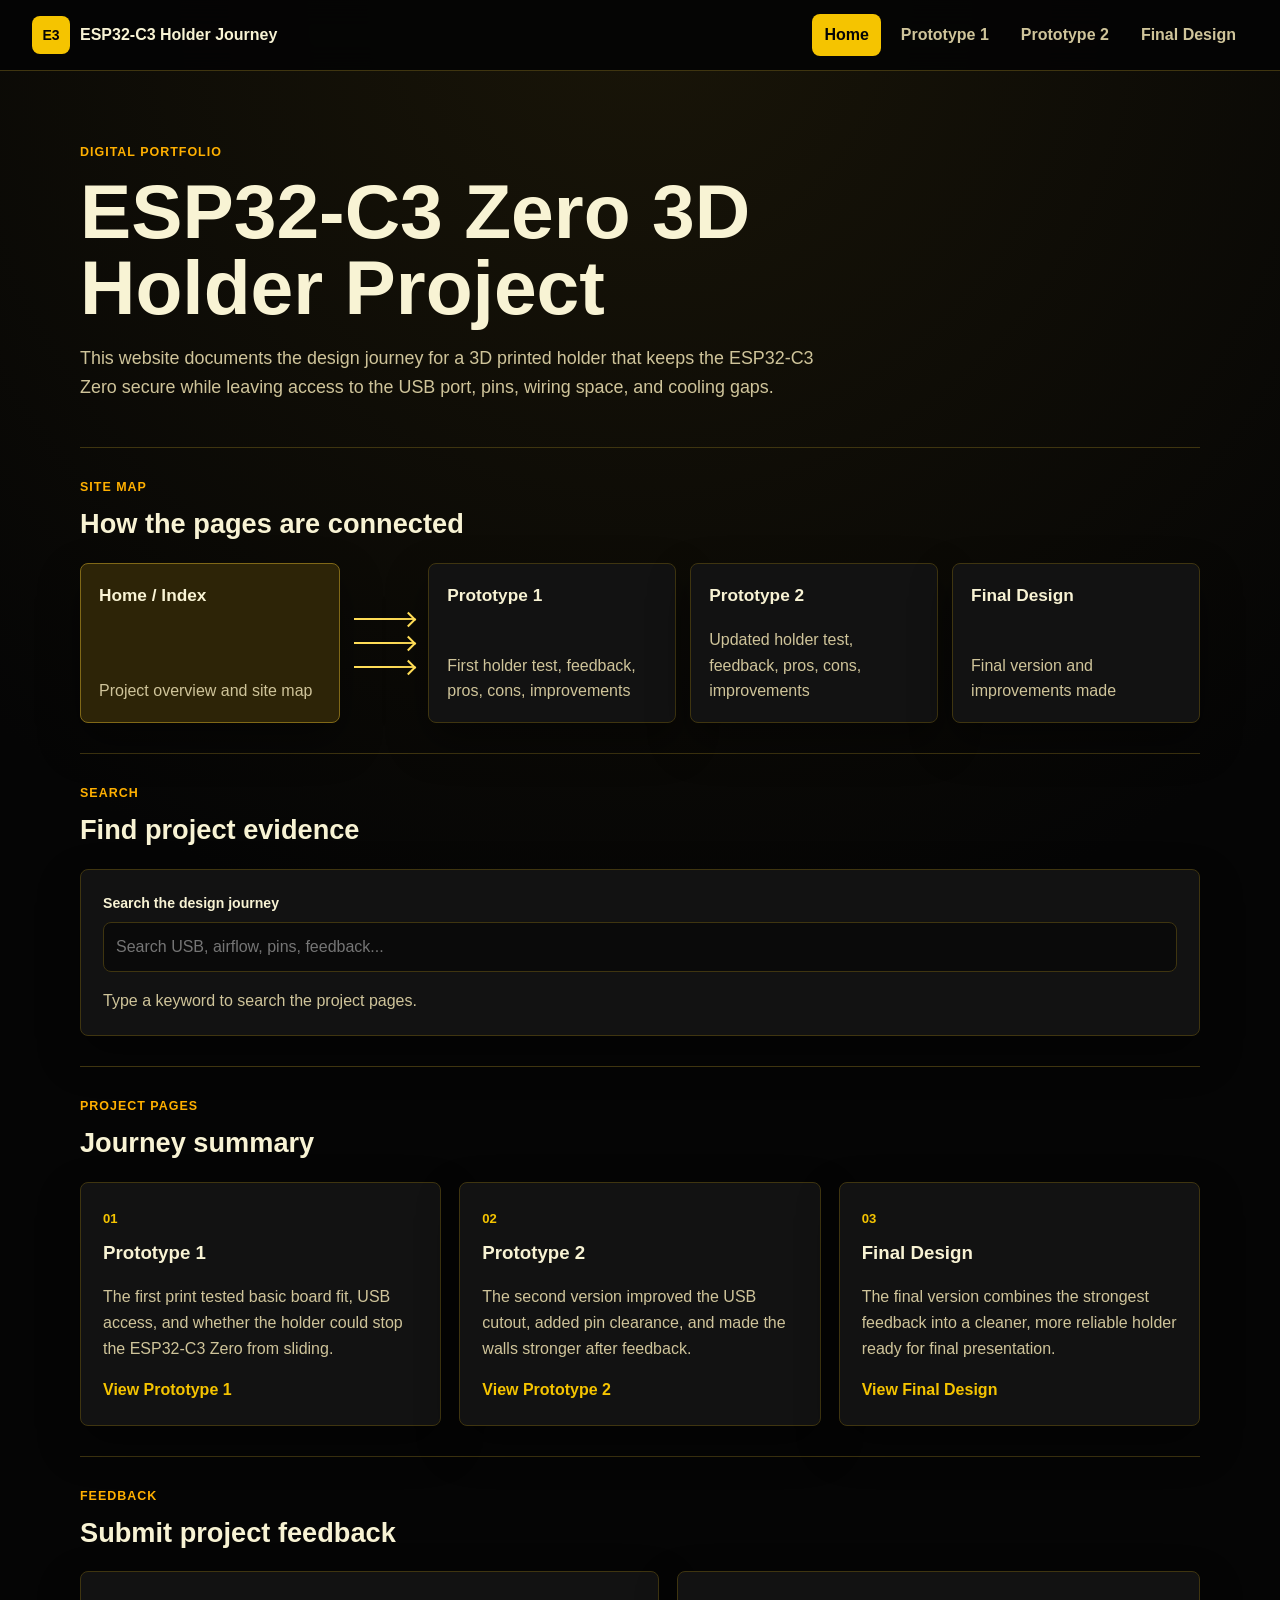
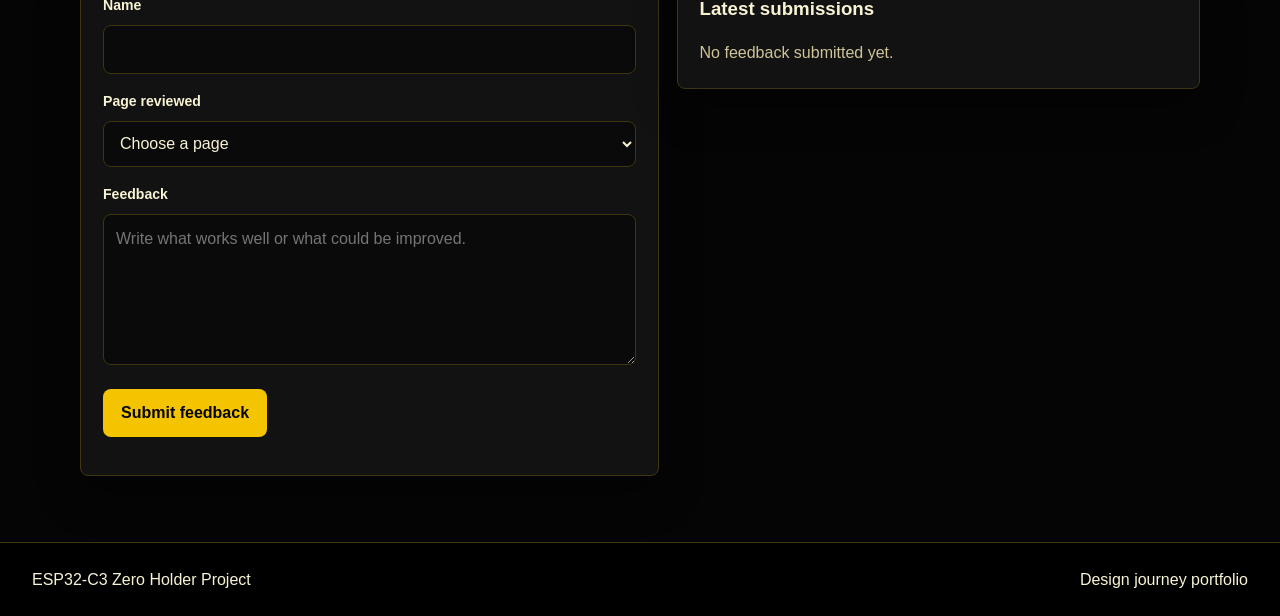
<file: index.html>
<!doctype html>
<html lang="en">
  <head>
    <meta charset="utf-8">
    <meta name="viewport" content="width=device-width, initial-scale=1">
    <title>ESP32-C3 Zero Holder Project Journey</title>
    <link rel="stylesheet" href="styles.css">
    <script src="script.js" defer></script>
  </head>
  <body>
    <header class="site-header">
      <a class="brand" href="index.html" aria-label="Project home">
        <span class="brand-mark">E3</span>
        <span>ESP32-C3 Holder Journey</span>
      </a>
      <nav class="nav-links" aria-label="Main navigation">
        <a href="index.html" aria-current="page">Home</a>
        <a href="prototype-1.html">Prototype 1</a>
        <a href="prototype-2.html">Prototype 2</a>
        <a href="final-design.html">Final Design</a>
      </nav>
    </header>

    <main>
      <section class="page-hero compact">
        <p class="eyebrow">Digital portfolio</p>
        <h1>ESP32-C3 Zero 3D Holder Project</h1>
        <p>
          This website documents the design journey for a 3D printed holder that
          keeps the ESP32-C3 Zero secure while leaving access to the USB port,
          pins, wiring space, and cooling gaps.
        </p>
      </section>

      <section class="content-section" id="site-map">
        <div class="section-heading">
          <p class="eyebrow">Site map</p>
          <h2>How the pages are connected</h2>
        </div>

        <div class="site-map" aria-label="Website page connection map">
          <a class="map-node home-node" href="index.html">
            <strong>Home / Index</strong>
            <span>Project overview and site map</span>
          </a>
          <div class="map-links" aria-hidden="true">
            <span></span>
            <span></span>
            <span></span>
          </div>
          <a class="map-node" href="prototype-1.html">
            <strong>Prototype 1</strong>
            <span>First holder test, feedback, pros, cons, improvements</span>
          </a>
          <a class="map-node" href="prototype-2.html">
            <strong>Prototype 2</strong>
            <span>Updated holder test, feedback, pros, cons, improvements</span>
          </a>
          <a class="map-node" href="final-design.html">
            <strong>Final Design</strong>
            <span>Final version and improvements made</span>
          </a>
        </div>
      </section>

      <section class="content-section search-section" aria-labelledby="search-heading">
        <div class="section-heading">
          <p class="eyebrow">Search</p>
          <h2 id="search-heading">Find project evidence</h2>
        </div>

        <div class="search-panel">
          <label class="field-label" for="site-search">Search the design journey</label>
          <input
            id="site-search"
            class="search-input"
            type="search"
            placeholder="Search USB, airflow, pins, feedback..."
            data-search-input
          >
          <div class="search-results" data-search-results aria-live="polite"></div>
        </div>
      </section>

      <section class="content-section">
        <div class="section-heading">
          <p class="eyebrow">Project pages</p>
          <h2>Journey summary</h2>
        </div>

        <div class="card-grid">
          <article class="journey-card" data-search-card="prototype 1 first holder test usb access board fit feedback pros cons improvements">
            <span class="card-number">01</span>
            <h3>Prototype 1</h3>
            <p>
              The first print tested basic board fit, USB access, and whether
              the holder could stop the ESP32-C3 Zero from sliding.
            </p>
            <a class="text-link" href="prototype-1.html">View Prototype 1</a>
          </article>
          <article class="journey-card" data-search-card="prototype 2 improved holder test usb cutout pin clearance wire clearance stronger walls feedback">
            <span class="card-number">02</span>
            <h3>Prototype 2</h3>
            <p>
              The second version improved the USB cutout, added pin clearance,
              and made the walls stronger after feedback.
            </p>
            <a class="text-link" href="prototype-2.html">View Prototype 2</a>
          </article>
          <article class="journey-card" data-search-card="final design final version improvements cable access airflow board grip smoother edges">
            <span class="card-number">03</span>
            <h3>Final Design</h3>
            <p>
              The final version combines the strongest feedback into a cleaner,
              more reliable holder ready for final presentation.
            </p>
            <a class="text-link" href="final-design.html">View Final Design</a>
          </article>
        </div>
      </section>

      <section class="content-section feedback-section" aria-labelledby="feedback-heading">
        <div class="section-heading">
          <p class="eyebrow">Feedback</p>
          <h2 id="feedback-heading">Submit project feedback</h2>
        </div>

        <div class="feedback-layout">
          <form class="feedback-form" data-feedback-form>
            <label>
              <span class="field-label">Name</span>
              <input name="name" type="text" autocomplete="name" required>
            </label>

            <label>
              <span class="field-label">Page reviewed</span>
              <select name="page" required>
                <option value="">Choose a page</option>
                <option>Prototype 1</option>
                <option>Prototype 2</option>
                <option>Final Design</option>
                <option>Whole website</option>
              </select>
            </label>

            <label>
              <span class="field-label">Feedback</span>
              <textarea
                name="message"
                rows="5"
                minlength="10"
                placeholder="Write what works well or what could be improved."
                required
              ></textarea>
            </label>

            <button type="submit">Submit feedback</button>
            <p class="form-status" data-feedback-status aria-live="polite"></p>
          </form>

          <div class="feedback-submissions">
            <h3>Latest submissions</h3>
            <div data-feedback-list></div>
          </div>
        </div>
      </section>
    </main>

    <footer class="site-footer">
      <span>ESP32-C3 Zero Holder Project</span>
      <span>Design journey portfolio</span>
    </footer>
  </body>
</html>
</file>
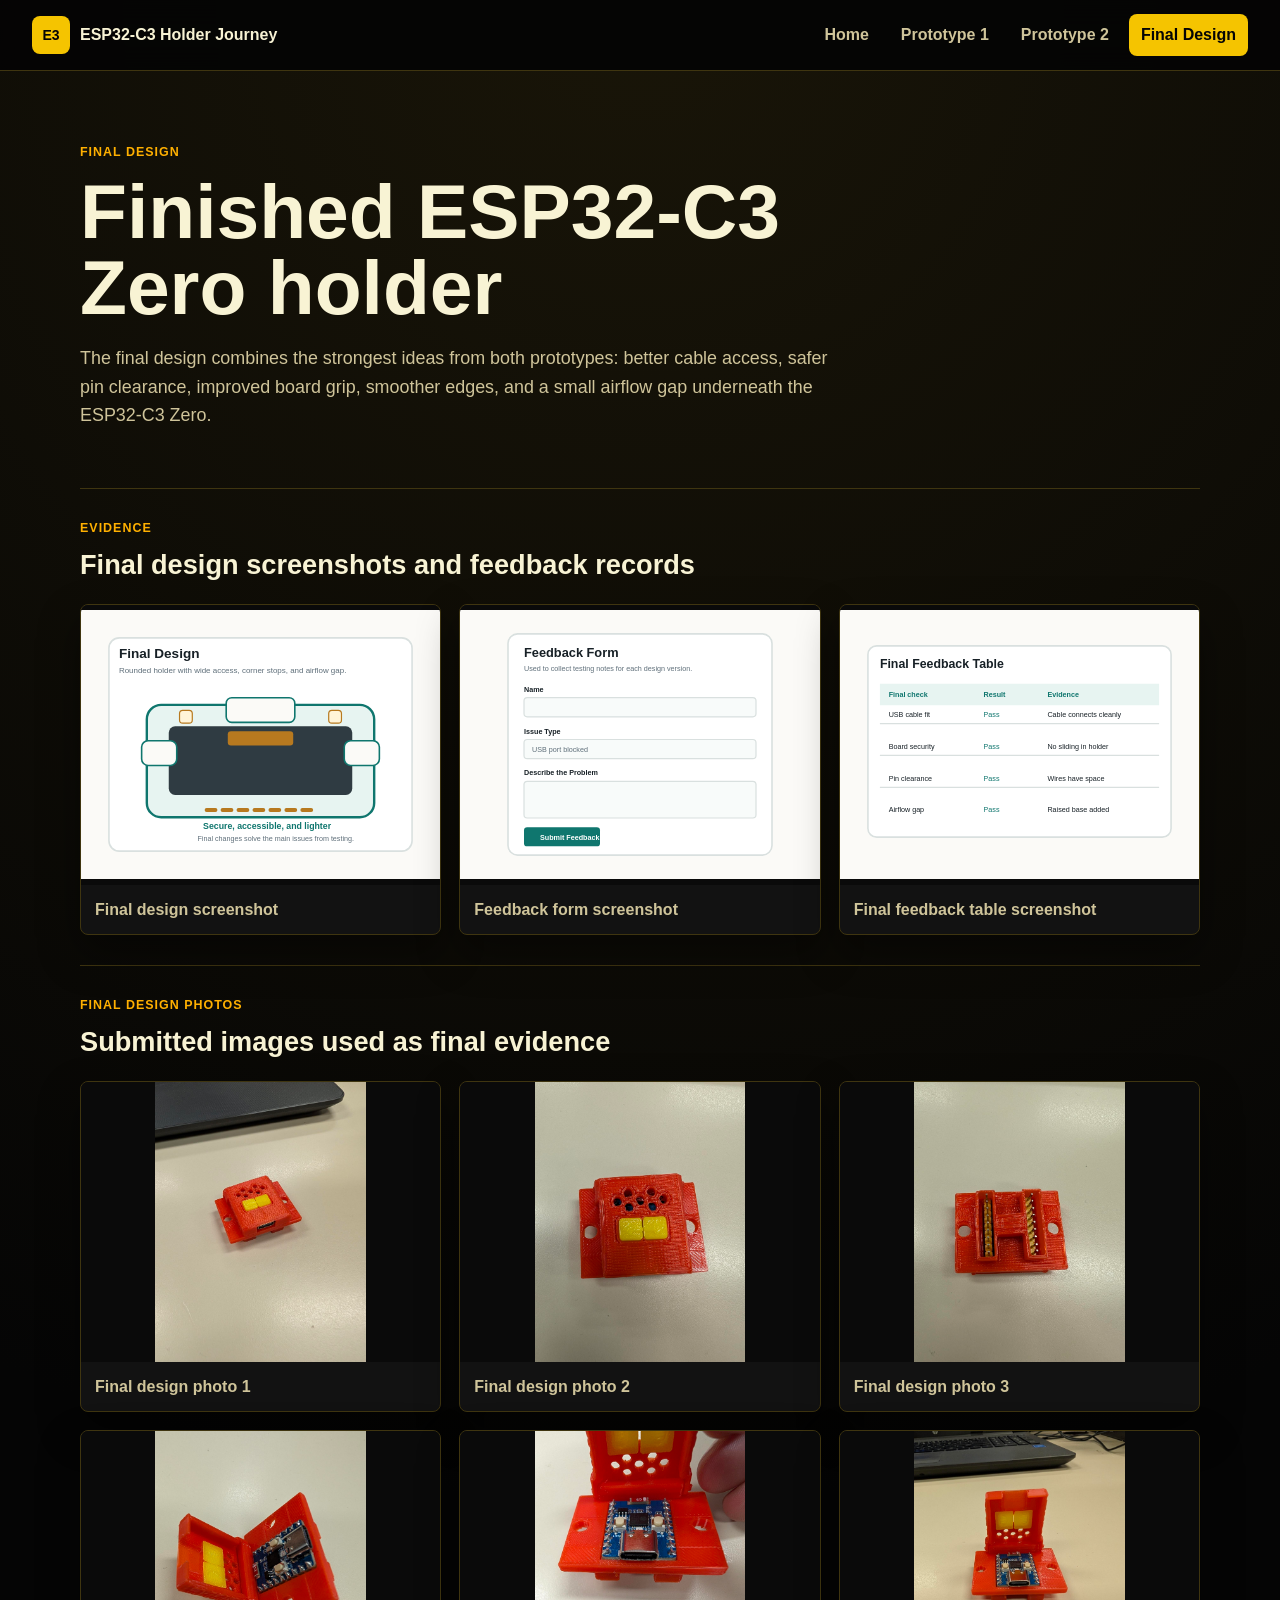
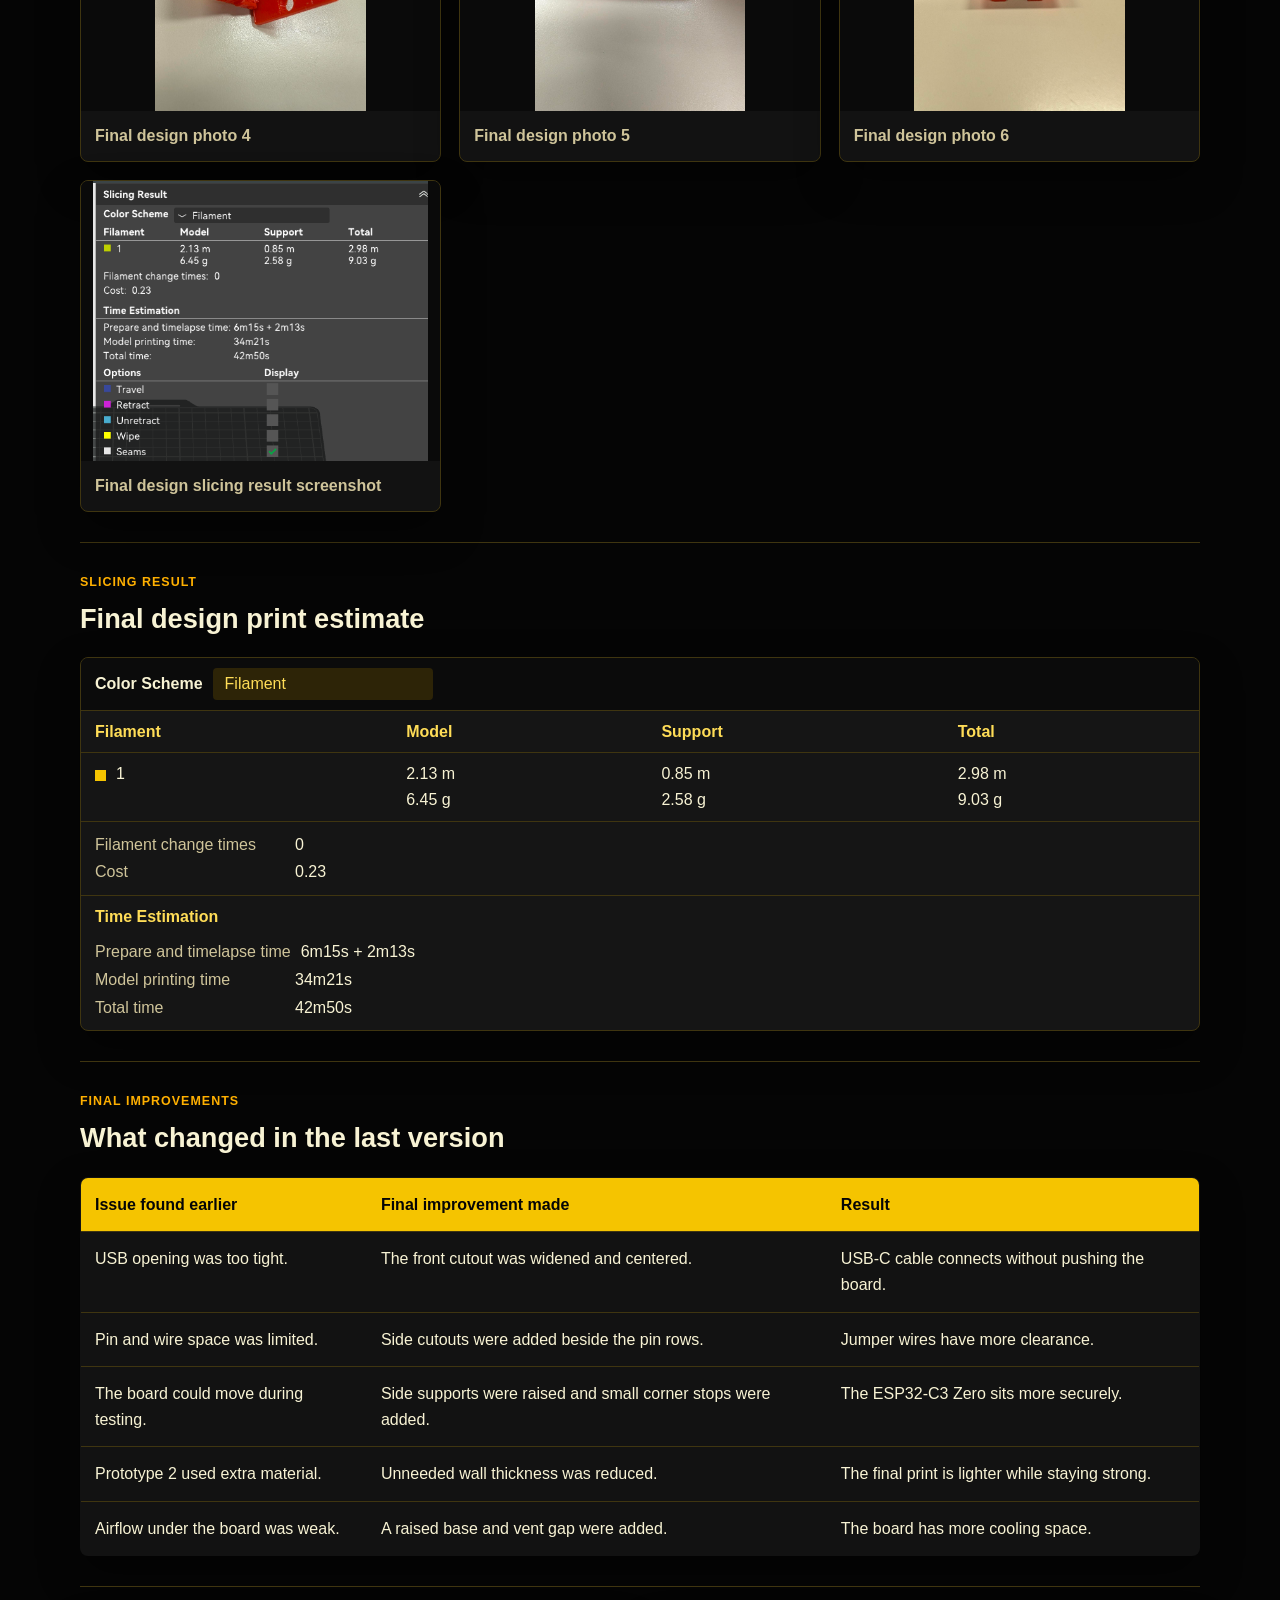
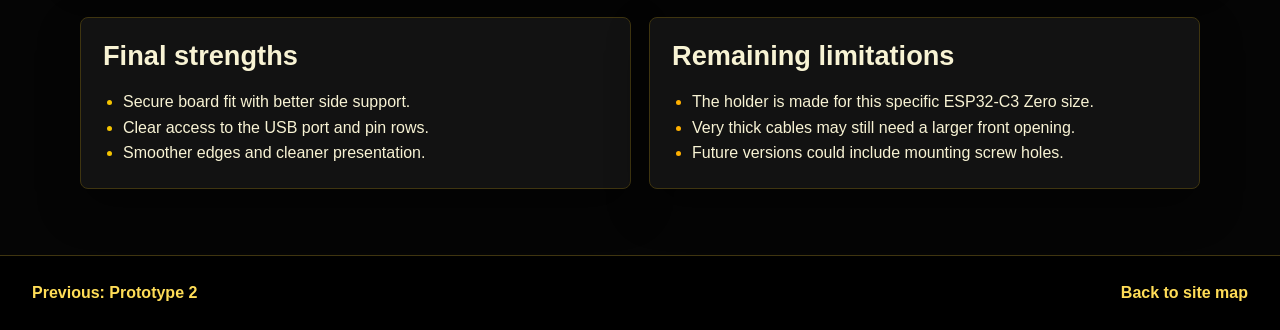
<file: final-design.html>
<!doctype html>
<html lang="en">
  <head>
    <meta charset="utf-8">
    <meta name="viewport" content="width=device-width, initial-scale=1">
    <title>Final Design - ESP32-C3 Holder</title>
    <link rel="stylesheet" href="styles.css">
  </head>
  <body>
    <header class="site-header">
      <a class="brand" href="index.html" aria-label="Project home">
        <span class="brand-mark">E3</span>
        <span>ESP32-C3 Holder Journey</span>
      </a>
      <nav class="nav-links" aria-label="Main navigation">
        <a href="index.html">Home</a>
        <a href="prototype-1.html">Prototype 1</a>
        <a href="prototype-2.html">Prototype 2</a>
        <a href="final-design.html" aria-current="page">Final Design</a>
      </nav>
    </header>

    <main>
      <section class="page-hero">
        <p class="eyebrow">Final design</p>
        <h1>Finished ESP32-C3 Zero holder</h1>
        <p>
          The final design combines the strongest ideas from both prototypes:
          better cable access, safer pin clearance, improved board grip, smoother
          edges, and a small airflow gap underneath the ESP32-C3 Zero.
        </p>
      </section>

      <section class="content-section">
        <div class="section-heading">
          <p class="eyebrow">Evidence</p>
          <h2>Final design screenshots and feedback records</h2>
        </div>

        <div class="image-grid">
          <figure>
            <img src="assets/final-design.svg" alt="Final holder design screenshot">
            <figcaption>Final design screenshot</figcaption>
          </figure>
          <figure>
            <img src="assets/feedback-form.svg" alt="Feedback form screenshot">
            <figcaption>Feedback form screenshot</figcaption>
          </figure>
          <figure>
            <img src="assets/final-feedback-table.svg" alt="Final feedback table screenshot">
            <figcaption>Final feedback table screenshot</figcaption>
          </figure>
        </div>
      </section>

      <section class="content-section">
        <div class="section-heading">
          <p class="eyebrow">Final design photos</p>
          <h2>Submitted images used as final evidence</h2>
        </div>

        <div class="image-grid">
          <figure>
            <img src="assets/prototype-2-photo-01.jpg" alt="Final design evidence photo 1">
            <figcaption>Final design photo 1</figcaption>
          </figure>
          <figure>
            <img src="assets/prototype-2-photo-02.jpg" alt="Final design evidence photo 2">
            <figcaption>Final design photo 2</figcaption>
          </figure>
          <figure>
            <img src="assets/prototype-2-photo-03.jpg" alt="Final design evidence photo 3">
            <figcaption>Final design photo 3</figcaption>
          </figure>
          <figure>
            <img src="assets/prototype-2-photo-04.jpg" alt="Final design evidence photo 4">
            <figcaption>Final design photo 4</figcaption>
          </figure>
          <figure>
            <img src="assets/prototype-2-photo-05.jpg" alt="Final design evidence photo 5">
            <figcaption>Final design photo 5</figcaption>
          </figure>
          <figure>
            <img src="assets/prototype-2-photo-06.jpg" alt="Final design evidence photo 6">
            <figcaption>Final design photo 6</figcaption>
          </figure>
          <figure>
            <img src="assets/prototype-2-slicing-result.png" alt="Final design slicing result screenshot">
            <figcaption>Final design slicing result screenshot</figcaption>
          </figure>
        </div>
      </section>

      <section class="content-section">
        <div class="section-heading">
          <p class="eyebrow">Slicing result</p>
          <h2>Final design print estimate</h2>
        </div>

        <article class="slicing-card" aria-label="Final design slicing result">
          <div class="slicing-toolbar">
            <span>Color Scheme</span>
            <strong>Filament</strong>
          </div>

          <table class="slicing-table">
            <thead>
              <tr>
                <th>Filament</th>
                <th>Model</th>
                <th>Support</th>
                <th>Total</th>
              </tr>
            </thead>
            <tbody>
              <tr>
                <td><span class="filament-swatch" aria-hidden="true"></span>1</td>
                <td>2.13 m<br>6.45 g</td>
                <td>0.85 m<br>2.58 g</td>
                <td>2.98 m<br>9.03 g</td>
              </tr>
            </tbody>
          </table>

          <dl class="slicing-details">
            <div>
              <dt>Filament change times</dt>
              <dd>0</dd>
            </div>
            <div>
              <dt>Cost</dt>
              <dd>0.23</dd>
            </div>
          </dl>

          <div class="slicing-time">
            <h3>Time Estimation</h3>
            <dl>
              <div>
                <dt>Prepare and timelapse time</dt>
                <dd>6m15s + 2m13s</dd>
              </div>
              <div>
                <dt>Model printing time</dt>
                <dd>34m21s</dd>
              </div>
              <div>
                <dt>Total time</dt>
                <dd>42m50s</dd>
              </div>
            </dl>
          </div>
        </article>
      </section>

      <section class="content-section">
        <div class="section-heading">
          <p class="eyebrow">Final improvements</p>
          <h2>What changed in the last version</h2>
        </div>

        <table class="comparison-table">
          <thead>
            <tr>
              <th>Issue found earlier</th>
              <th>Final improvement made</th>
              <th>Result</th>
            </tr>
          </thead>
          <tbody>
            <tr>
              <td>USB opening was too tight.</td>
              <td>The front cutout was widened and centered.</td>
              <td>USB-C cable connects without pushing the board.</td>
            </tr>
            <tr>
              <td>Pin and wire space was limited.</td>
              <td>Side cutouts were added beside the pin rows.</td>
              <td>Jumper wires have more clearance.</td>
            </tr>
            <tr>
              <td>The board could move during testing.</td>
              <td>Side supports were raised and small corner stops were added.</td>
              <td>The ESP32-C3 Zero sits more securely.</td>
            </tr>
            <tr>
              <td>Prototype 2 used extra material.</td>
              <td>Unneeded wall thickness was reduced.</td>
              <td>The final print is lighter while staying strong.</td>
            </tr>
            <tr>
              <td>Airflow under the board was weak.</td>
              <td>A raised base and vent gap were added.</td>
              <td>The board has more cooling space.</td>
            </tr>
          </tbody>
        </table>
      </section>

      <section class="content-section two-column">
        <div>
          <h2>Final strengths</h2>
          <ul class="check-list">
            <li>Secure board fit with better side support.</li>
            <li>Clear access to the USB port and pin rows.</li>
            <li>Smoother edges and cleaner presentation.</li>
          </ul>
        </div>
        <div>
          <h2>Remaining limitations</h2>
          <ul class="issue-list">
            <li>The holder is made for this specific ESP32-C3 Zero size.</li>
            <li>Very thick cables may still need a larger front opening.</li>
            <li>Future versions could include mounting screw holes.</li>
          </ul>
        </div>
      </section>
    </main>

    <footer class="site-footer">
      <a href="prototype-2.html">Previous: Prototype 2</a>
      <a href="index.html">Back to site map</a>
    </footer>
  </body>
</html>
</file>
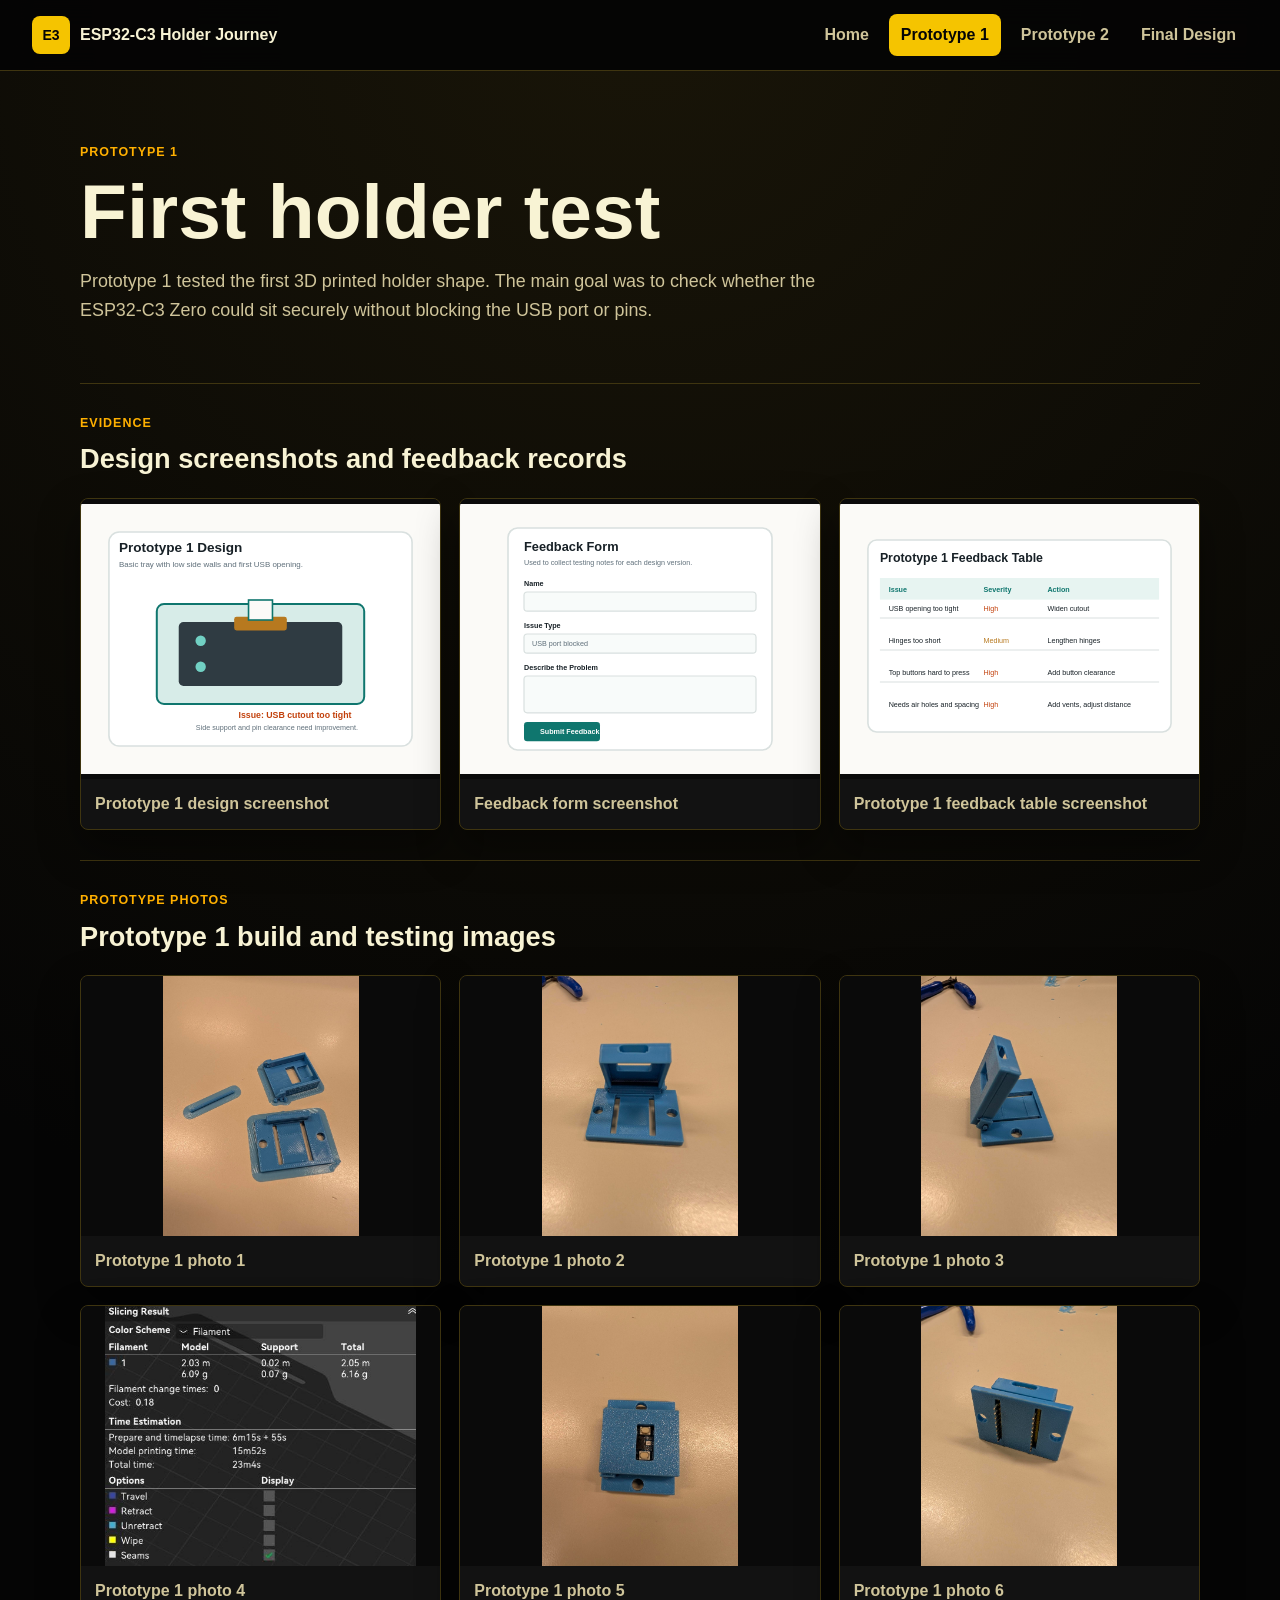
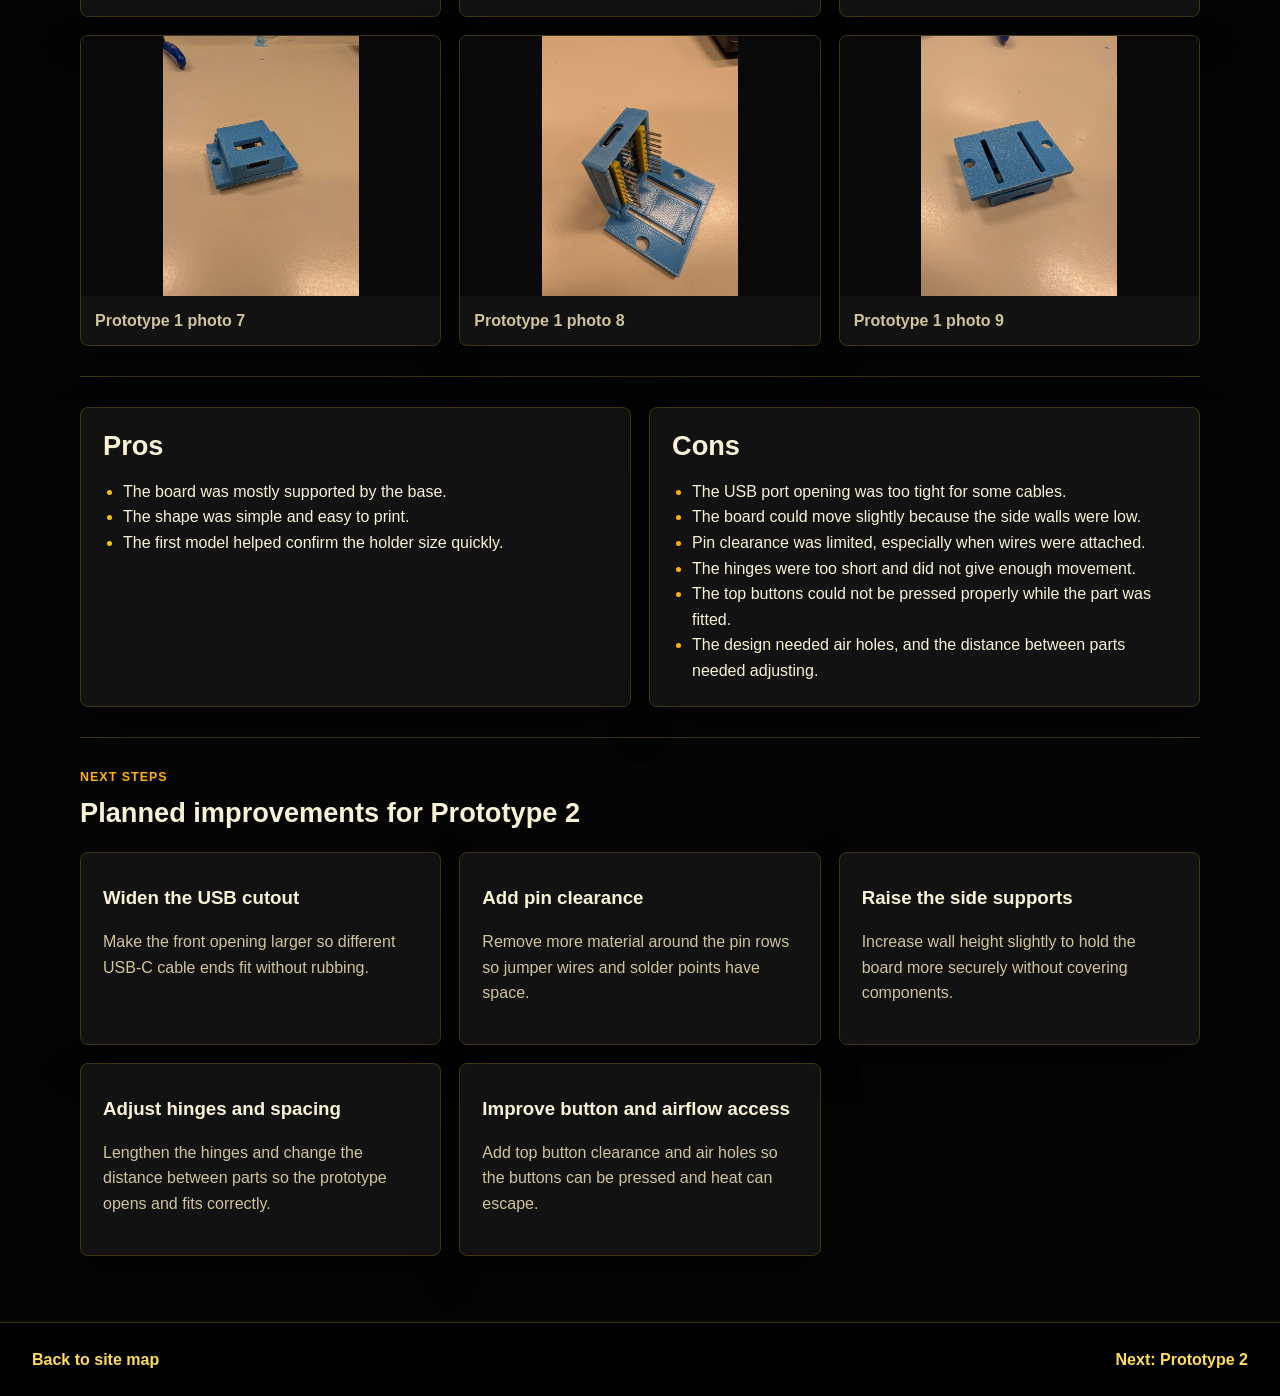
<file: prototype-1.html>
<!doctype html>
<html lang="en">
  <head>
    <meta charset="utf-8">
    <meta name="viewport" content="width=device-width, initial-scale=1">
    <title>Prototype 1 - ESP32-C3 Holder</title>
    <link rel="stylesheet" href="styles.css">
  </head>
  <body>
    <header class="site-header">
      <a class="brand" href="index.html" aria-label="Project home">
        <span class="brand-mark">E3</span>
        <span>ESP32-C3 Holder Journey</span>
      </a>
      <nav class="nav-links" aria-label="Main navigation">
        <a href="index.html">Home</a>
        <a href="prototype-1.html" aria-current="page">Prototype 1</a>
        <a href="prototype-2.html">Prototype 2</a>
        <a href="final-design.html">Final Design</a>
      </nav>
    </header>

    <main>
      <section class="page-hero">
        <p class="eyebrow">Prototype 1</p>
        <h1>First holder test</h1>
        <p>
          Prototype 1 tested the first 3D printed holder shape. The main goal was
          to check whether the ESP32-C3 Zero could sit securely without blocking
          the USB port or pins.
        </p>
      </section>

      <section class="content-section">
        <div class="section-heading">
          <p class="eyebrow">Evidence</p>
          <h2>Design screenshots and feedback records</h2>
        </div>

        <div class="image-grid">
          <figure>
            <img src="assets/prototype-1-design.svg" alt="Prototype 1 holder design screenshot">
            <figcaption>Prototype 1 design screenshot</figcaption>
          </figure>
          <figure>
            <img src="assets/feedback-form.svg" alt="Feedback form screenshot">
            <figcaption>Feedback form screenshot</figcaption>
          </figure>
          <figure>
            <img src="assets/prototype-1-feedback-table.svg" alt="Prototype 1 feedback table screenshot">
            <figcaption>Prototype 1 feedback table screenshot</figcaption>
          </figure>
        </div>
      </section>

      <section class="content-section">
        <div class="section-heading">
          <p class="eyebrow">Prototype photos</p>
          <h2>Prototype 1 build and testing images</h2>
        </div>

        <div class="photo-grid">
          <figure>
            <img src="assets/prototype-1-photo-01.jpg" alt="Prototype 1 photo 1">
            <figcaption>Prototype 1 photo 1</figcaption>
          </figure>
          <figure>
            <img src="assets/prototype-1-photo-02.jpg" alt="Prototype 1 photo 2">
            <figcaption>Prototype 1 photo 2</figcaption>
          </figure>
          <figure>
            <img src="assets/prototype-1-photo-03.jpg" alt="Prototype 1 photo 3">
            <figcaption>Prototype 1 photo 3</figcaption>
          </figure>
          <figure>
            <img src="assets/prototype-1-photo-04.jpg" alt="Prototype 1 photo 4">
            <figcaption>Prototype 1 photo 4</figcaption>
          </figure>
          <figure>
            <img src="assets/prototype-1-photo-05.jpg" alt="Prototype 1 photo 5">
            <figcaption>Prototype 1 photo 5</figcaption>
          </figure>
          <figure>
            <img src="assets/prototype-1-photo-06.jpg" alt="Prototype 1 photo 6">
            <figcaption>Prototype 1 photo 6</figcaption>
          </figure>
          <figure>
            <img src="assets/prototype-1-photo-07.jpg" alt="Prototype 1 photo 7">
            <figcaption>Prototype 1 photo 7</figcaption>
          </figure>
          <figure>
            <img src="assets/prototype-1-photo-08.jpg" alt="Prototype 1 photo 8">
            <figcaption>Prototype 1 photo 8</figcaption>
          </figure>
          <figure>
            <img src="assets/prototype-1-photo-09.jpg" alt="Prototype 1 photo 9">
            <figcaption>Prototype 1 photo 9</figcaption>
          </figure>
        </div>
      </section>

      <section class="content-section two-column">
        <div>
          <h2>Pros</h2>
          <ul class="check-list">
            <li>The board was mostly supported by the base.</li>
            <li>The shape was simple and easy to print.</li>
            <li>The first model helped confirm the holder size quickly.</li>
          </ul>
        </div>
        <div>
          <h2>Cons</h2>
          <ul class="issue-list">
            <li>The USB port opening was too tight for some cables.</li>
            <li>The board could move slightly because the side walls were low.</li>
            <li>Pin clearance was limited, especially when wires were attached.</li>
            <li>The hinges were too short and did not give enough movement.</li>
            <li>The top buttons could not be pressed properly while the part was fitted.</li>
            <li>The design needed air holes, and the distance between parts needed adjusting.</li>
          </ul>
        </div>
      </section>

      <section class="content-section">
        <div class="section-heading">
          <p class="eyebrow">Next steps</p>
          <h2>Planned improvements for Prototype 2</h2>
        </div>
        <div class="improvement-list">
          <article>
            <h3>Widen the USB cutout</h3>
            <p>Make the front opening larger so different USB-C cable ends fit without rubbing.</p>
          </article>
          <article>
            <h3>Add pin clearance</h3>
            <p>Remove more material around the pin rows so jumper wires and solder points have space.</p>
          </article>
          <article>
            <h3>Raise the side supports</h3>
            <p>Increase wall height slightly to hold the board more securely without covering components.</p>
          </article>
          <article>
            <h3>Adjust hinges and spacing</h3>
            <p>Lengthen the hinges and change the distance between parts so the prototype opens and fits correctly.</p>
          </article>
          <article>
            <h3>Improve button and airflow access</h3>
            <p>Add top button clearance and air holes so the buttons can be pressed and heat can escape.</p>
          </article>
        </div>
      </section>
    </main>

    <footer class="site-footer">
      <a href="index.html">Back to site map</a>
      <a href="prototype-2.html">Next: Prototype 2</a>
    </footer>
  </body>
</html>
</file>
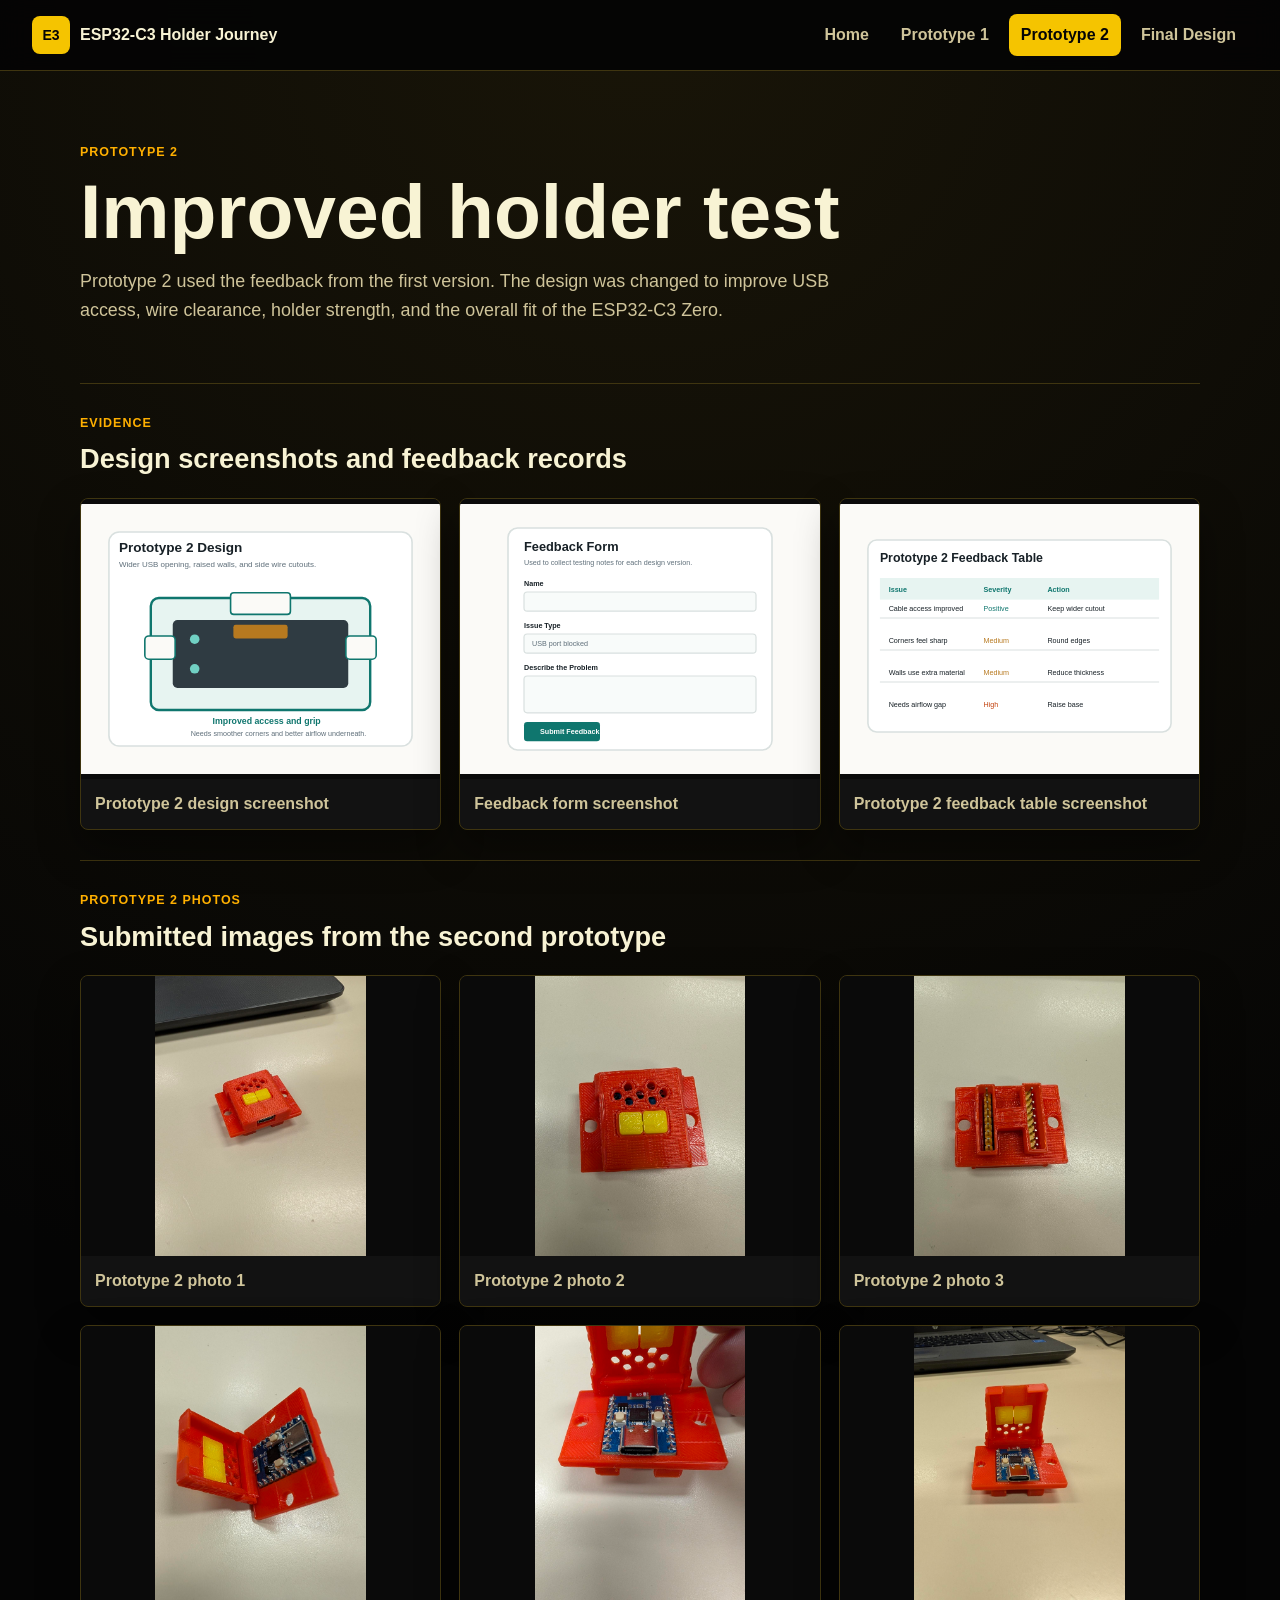
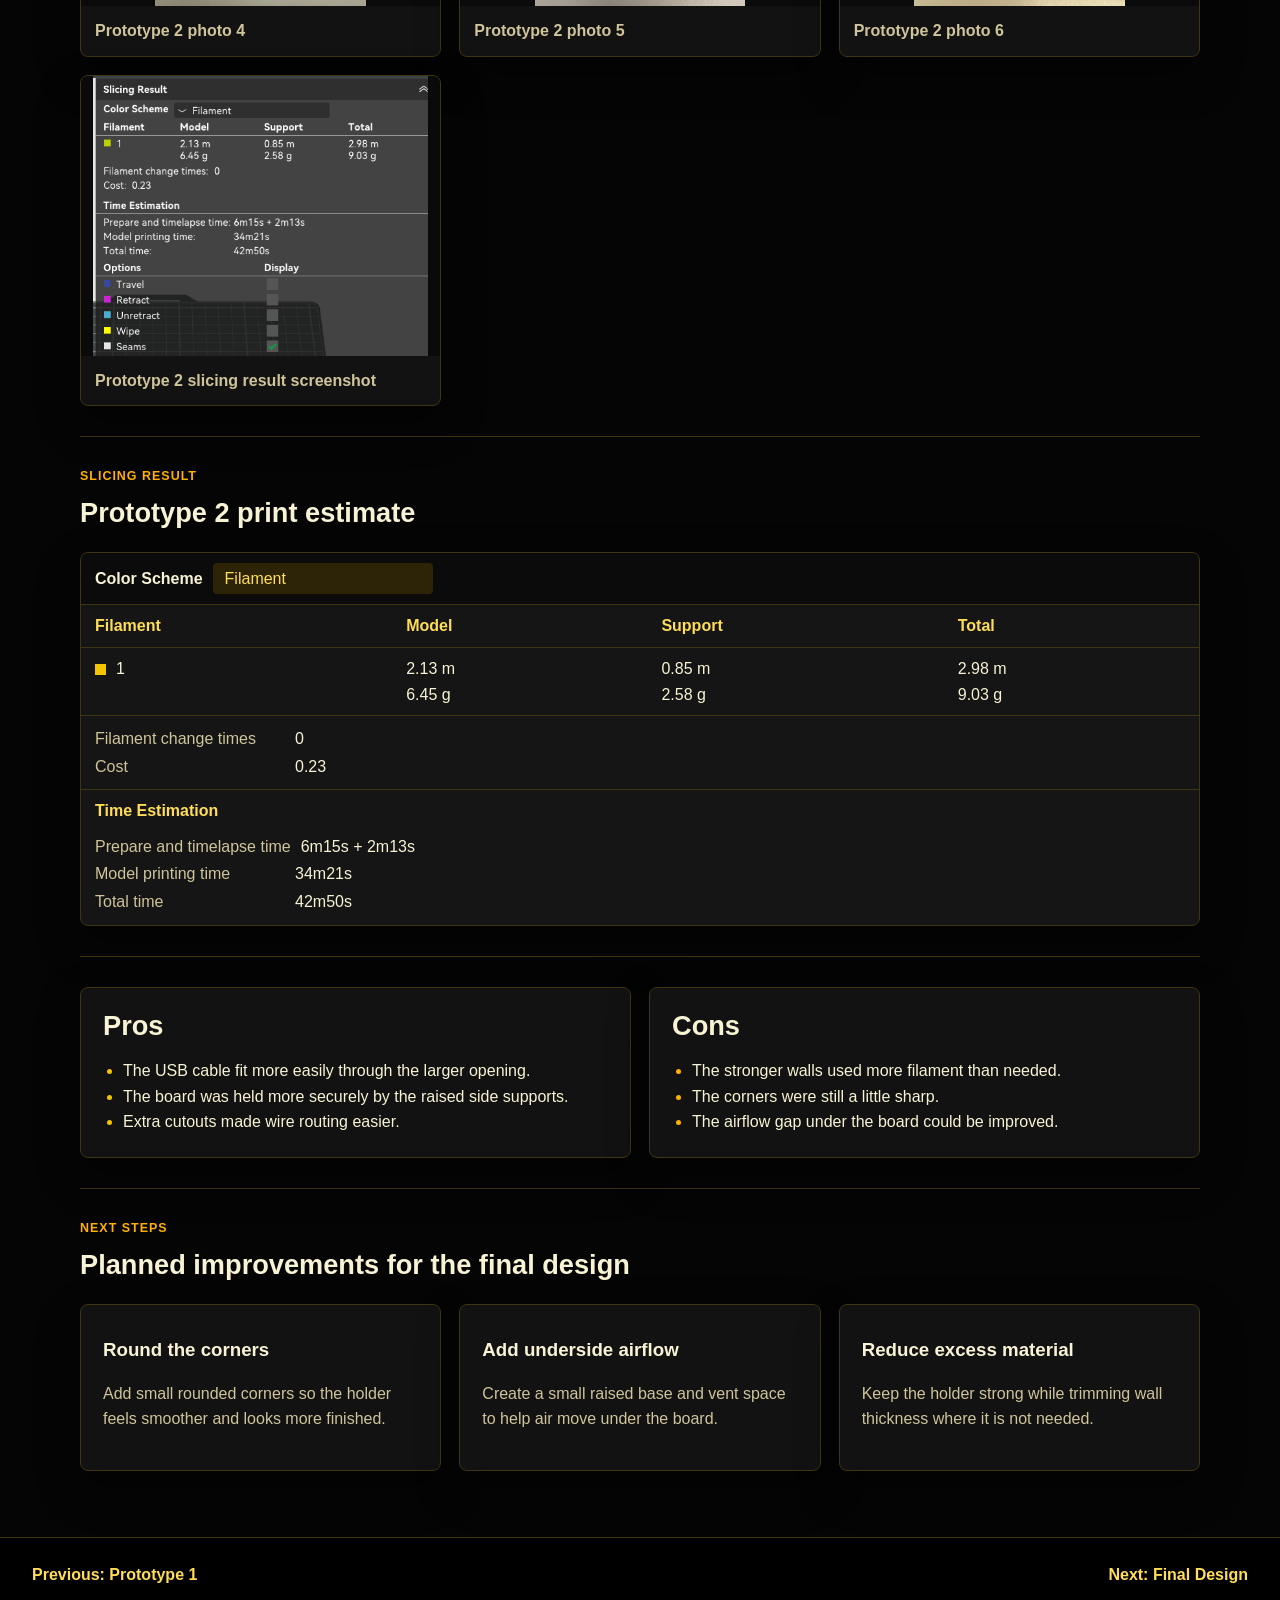
<file: prototype-2.html>
<!doctype html>
<html lang="en">
  <head>
    <meta charset="utf-8">
    <meta name="viewport" content="width=device-width, initial-scale=1">
    <title>Prototype 2 - ESP32-C3 Holder</title>
    <link rel="stylesheet" href="styles.css">
  </head>
  <body>
    <header class="site-header">
      <a class="brand" href="index.html" aria-label="Project home">
        <span class="brand-mark">E3</span>
        <span>ESP32-C3 Holder Journey</span>
      </a>
      <nav class="nav-links" aria-label="Main navigation">
        <a href="index.html">Home</a>
        <a href="prototype-1.html">Prototype 1</a>
        <a href="prototype-2.html" aria-current="page">Prototype 2</a>
        <a href="final-design.html">Final Design</a>
      </nav>
    </header>

    <main>
      <section class="page-hero">
        <p class="eyebrow">Prototype 2</p>
        <h1>Improved holder test</h1>
        <p>
          Prototype 2 used the feedback from the first version. The design was
          changed to improve USB access, wire clearance, holder strength, and the
          overall fit of the ESP32-C3 Zero.
        </p>
      </section>

      <section class="content-section">
        <div class="section-heading">
          <p class="eyebrow">Evidence</p>
          <h2>Design screenshots and feedback records</h2>
        </div>

        <div class="image-grid">
          <figure>
            <img src="assets/prototype-2-design.svg" alt="Prototype 2 holder design screenshot">
            <figcaption>Prototype 2 design screenshot</figcaption>
          </figure>
          <figure>
            <img src="assets/feedback-form.svg" alt="Feedback form screenshot">
            <figcaption>Feedback form screenshot</figcaption>
          </figure>
          <figure>
            <img src="assets/prototype-2-feedback-table.svg" alt="Prototype 2 feedback table screenshot">
            <figcaption>Prototype 2 feedback table screenshot</figcaption>
          </figure>
        </div>
      </section>

      <section class="content-section">
        <div class="section-heading">
          <p class="eyebrow">Prototype 2 photos</p>
          <h2>Submitted images from the second prototype</h2>
        </div>

        <div class="image-grid">
          <figure>
            <img src="assets/prototype-2-photo-01.jpg" alt="Prototype 2 printed holder photo 1">
            <figcaption>Prototype 2 photo 1</figcaption>
          </figure>
          <figure>
            <img src="assets/prototype-2-photo-02.jpg" alt="Prototype 2 printed holder photo 2">
            <figcaption>Prototype 2 photo 2</figcaption>
          </figure>
          <figure>
            <img src="assets/prototype-2-photo-03.jpg" alt="Prototype 2 printed holder photo 3">
            <figcaption>Prototype 2 photo 3</figcaption>
          </figure>
          <figure>
            <img src="assets/prototype-2-photo-04.jpg" alt="Prototype 2 printed holder photo 4">
            <figcaption>Prototype 2 photo 4</figcaption>
          </figure>
          <figure>
            <img src="assets/prototype-2-photo-05.jpg" alt="Prototype 2 printed holder photo 5">
            <figcaption>Prototype 2 photo 5</figcaption>
          </figure>
          <figure>
            <img src="assets/prototype-2-photo-06.jpg" alt="Prototype 2 printed holder photo 6">
            <figcaption>Prototype 2 photo 6</figcaption>
          </figure>
          <figure>
            <img src="assets/prototype-2-slicing-result.png" alt="Prototype 2 slicing result screenshot">
            <figcaption>Prototype 2 slicing result screenshot</figcaption>
          </figure>
        </div>
      </section>

      <section class="content-section">
        <div class="section-heading">
          <p class="eyebrow">Slicing result</p>
          <h2>Prototype 2 print estimate</h2>
        </div>

        <article class="slicing-card" aria-label="Prototype 2 slicing result">
          <div class="slicing-toolbar">
            <span>Color Scheme</span>
            <strong>Filament</strong>
          </div>

          <table class="slicing-table">
            <thead>
              <tr>
                <th>Filament</th>
                <th>Model</th>
                <th>Support</th>
                <th>Total</th>
              </tr>
            </thead>
            <tbody>
              <tr>
                <td><span class="filament-swatch" aria-hidden="true"></span>1</td>
                <td>2.13 m<br>6.45 g</td>
                <td>0.85 m<br>2.58 g</td>
                <td>2.98 m<br>9.03 g</td>
              </tr>
            </tbody>
          </table>

          <dl class="slicing-details">
            <div>
              <dt>Filament change times</dt>
              <dd>0</dd>
            </div>
            <div>
              <dt>Cost</dt>
              <dd>0.23</dd>
            </div>
          </dl>

          <div class="slicing-time">
            <h3>Time Estimation</h3>
            <dl>
              <div>
                <dt>Prepare and timelapse time</dt>
                <dd>6m15s + 2m13s</dd>
              </div>
              <div>
                <dt>Model printing time</dt>
                <dd>34m21s</dd>
              </div>
              <div>
                <dt>Total time</dt>
                <dd>42m50s</dd>
              </div>
            </dl>
          </div>
        </article>
      </section>

      <section class="content-section two-column">
        <div>
          <h2>Pros</h2>
          <ul class="check-list">
            <li>The USB cable fit more easily through the larger opening.</li>
            <li>The board was held more securely by the raised side supports.</li>
            <li>Extra cutouts made wire routing easier.</li>
          </ul>
        </div>
        <div>
          <h2>Cons</h2>
          <ul class="issue-list">
            <li>The stronger walls used more filament than needed.</li>
            <li>The corners were still a little sharp.</li>
            <li>The airflow gap under the board could be improved.</li>
          </ul>
        </div>
      </section>

      <section class="content-section">
        <div class="section-heading">
          <p class="eyebrow">Next steps</p>
          <h2>Planned improvements for the final design</h2>
        </div>
        <div class="improvement-list">
          <article>
            <h3>Round the corners</h3>
            <p>Add small rounded corners so the holder feels smoother and looks more finished.</p>
          </article>
          <article>
            <h3>Add underside airflow</h3>
            <p>Create a small raised base and vent space to help air move under the board.</p>
          </article>
          <article>
            <h3>Reduce excess material</h3>
            <p>Keep the holder strong while trimming wall thickness where it is not needed.</p>
          </article>
        </div>
      </section>
    </main>

    <footer class="site-footer">
      <a href="prototype-1.html">Previous: Prototype 1</a>
      <a href="final-design.html">Next: Final Design</a>
    </footer>
  </body>
</html>
</file>
<file: styles.css>
:root {
  --ink: #f8f3d4;
  --muted: #cfc49a;
  --paper: #050505;
  --panel: #121212;
  --line: #3f3510;
  --teal: #f5c400;
  --amber: #ffdd57;
  --coral: #ffb000;
  --soft-teal: #231d08;
  --soft-amber: #2d2407;
  --shadow: 0 18px 42px rgba(0, 0, 0, 0.42);
}

* {
  box-sizing: border-box;
}

body {
  margin: 0;
  background: radial-gradient(circle at top, #191508 0, var(--paper) 42%);
  color: var(--ink);
  font-family: Arial, Helvetica, sans-serif;
  line-height: 1.6;
}

a {
  color: inherit;
}

img {
  display: block;
  width: 100%;
  max-width: 100%;
  height: auto;
}

.site-header {
  position: sticky;
  top: 0;
  z-index: 10;
  display: flex;
  align-items: center;
  justify-content: space-between;
  gap: 20px;
  padding: 14px 32px;
  background: rgba(5, 5, 5, 0.94);
  border-bottom: 1px solid var(--line);
  backdrop-filter: blur(14px);
}

.brand {
  display: inline-flex;
  align-items: center;
  gap: 10px;
  font-weight: 700;
  text-decoration: none;
}

.brand-mark {
  display: grid;
  width: 38px;
  height: 38px;
  place-items: center;
  border-radius: 8px;
  background: var(--teal);
  color: #050505;
  font-size: 14px;
}

.brand-logo {
  width: 38px;
  height: 38px;
  flex: 0 0 38px;
  border-radius: 8px;
  object-fit: cover;
}

.nav-links {
  display: flex;
  flex-wrap: wrap;
  justify-content: flex-end;
  gap: 8px;
}

.nav-links a {
  min-height: 38px;
  padding: 8px 12px;
  border-radius: 8px;
  color: var(--muted);
  font-weight: 700;
  text-decoration: none;
}

.nav-links a:hover,
.nav-links a[aria-current="page"] {
  background: var(--teal);
  color: #050505;
}

main {
  width: min(1120px, calc(100% - 32px));
  margin: 0 auto;
}

.page-hero {
  padding: 72px 0 40px;
}

.page-hero.compact {
  padding-bottom: 28px;
}

.page-hero h1 {
  max-width: 820px;
  margin: 0;
  font-size: clamp(2.2rem, 6vw, 4.8rem);
  line-height: 1;
  letter-spacing: 0;
}

.page-hero p:last-child {
  max-width: 760px;
  color: var(--muted);
  font-size: 1.12rem;
}

.eyebrow {
  margin: 0 0 10px;
  color: var(--coral);
  font-size: 0.78rem;
  font-weight: 800;
  letter-spacing: 0.08em;
  text-transform: uppercase;
}

.content-section {
  padding: 30px 0;
  border-top: 1px solid var(--line);
}

.section-heading {
  max-width: 760px;
  margin-bottom: 22px;
}

.section-heading h2,
.content-section h2 {
  margin: 0;
  font-size: 1.7rem;
  line-height: 1.2;
}

.site-map {
  display: grid;
  grid-template-columns: 1.05fr 60px repeat(3, 1fr);
  gap: 14px;
  align-items: stretch;
}

.map-node,
.journey-card,
.search-panel,
.feedback-form,
.feedback-submissions,
.feedback-item,
.improvement-list article,
.two-column > div {
  background: var(--panel);
  border: 1px solid var(--line);
  border-radius: 8px;
  box-shadow: var(--shadow);
}

.map-node {
  display: flex;
  min-height: 160px;
  flex-direction: column;
  justify-content: space-between;
  padding: 18px;
  text-decoration: none;
}

.map-node strong {
  font-size: 1.08rem;
}

.map-node span {
  color: var(--muted);
}

.home-node {
  background: var(--soft-amber);
  border-color: #806817;
}

.map-links {
  display: grid;
  align-content: center;
  gap: 22px;
}

.map-links span {
  display: block;
  height: 2px;
  background: var(--amber);
}

.map-links span::after {
  display: block;
  width: 9px;
  height: 9px;
  margin-top: -4px;
  margin-left: auto;
  border-top: 2px solid var(--amber);
  border-right: 2px solid var(--amber);
  transform: rotate(45deg);
  content: "";
}

.card-grid,
.image-grid,
.photo-grid,
.improvement-list,
.two-column {
  display: grid;
  gap: 18px;
}

.card-grid,
.image-grid {
  grid-template-columns: repeat(3, minmax(0, 1fr));
}

.photo-grid {
  grid-template-columns: repeat(3, minmax(0, 1fr));
}

.journey-card {
  padding: 22px;
}

.journey-card[hidden] {
  display: none;
}

.card-number {
  color: var(--teal);
  font-size: 0.82rem;
  font-weight: 800;
}

.journey-card h3,
.improvement-list h3 {
  margin: 8px 0;
}

.journey-card p,
.improvement-list p {
  color: var(--muted);
}

.text-link {
  color: var(--teal);
  font-weight: 800;
  text-decoration: none;
}

.text-link:hover {
  text-decoration: underline;
}

.search-panel {
  padding: 22px;
}

.field-label {
  display: block;
  margin-bottom: 8px;
  color: var(--ink);
  font-size: 0.88rem;
  font-weight: 800;
}

.search-input,
.feedback-form input,
.feedback-form select,
.feedback-form textarea {
  width: 100%;
  min-height: 46px;
  padding: 11px 12px;
  border: 1px solid var(--line);
  border-radius: 8px;
  background: #0a0a0a;
  color: var(--ink);
  font: inherit;
}

.search-input:focus,
.feedback-form input:focus,
.feedback-form select:focus,
.feedback-form textarea:focus {
  border-color: var(--teal);
  outline: 3px solid rgba(245, 196, 0, 0.22);
}

.search-results {
  display: grid;
  gap: 10px;
  margin-top: 16px;
}

.search-results p,
.feedback-submissions > div > p,
.form-status {
  margin: 0;
  color: var(--muted);
}

.search-result {
  display: grid;
  gap: 4px;
  padding: 14px;
  border: 1px solid var(--line);
  border-radius: 8px;
  background: var(--soft-teal);
  text-decoration: none;
}

.search-result span {
  color: var(--muted);
}

.feedback-layout {
  display: grid;
  grid-template-columns: minmax(0, 1.05fr) minmax(280px, 0.95fr);
  gap: 18px;
  align-items: start;
}

.feedback-form,
.feedback-submissions {
  padding: 22px;
}

.feedback-form {
  display: grid;
  gap: 16px;
}

.feedback-form textarea {
  resize: vertical;
}

.feedback-form button {
  min-height: 46px;
  width: fit-content;
  padding: 11px 18px;
  border: 0;
  border-radius: 8px;
  background: var(--teal);
  color: #050505;
  font: inherit;
  font-weight: 800;
  cursor: pointer;
}

.feedback-form button:hover {
  background: var(--amber);
}

.feedback-submissions h3 {
  margin: 0 0 16px;
}

.feedback-submissions > div {
  display: grid;
  gap: 12px;
}

.feedback-item {
  padding: 14px;
  box-shadow: none;
}

.feedback-item div {
  display: flex;
  flex-wrap: wrap;
  justify-content: space-between;
  gap: 8px;
}

.feedback-item span {
  color: var(--teal);
  font-weight: 800;
}

.feedback-item p {
  margin: 10px 0 0;
  color: var(--muted);
}

figure {
  margin: 0;
  overflow: hidden;
  background: var(--panel);
  border: 1px solid var(--line);
  border-radius: 8px;
  box-shadow: var(--shadow);
}

figure img {
  width: 100%;
  height: clamp(180px, 24vw, 280px);
  object-fit: contain;
  background: #0a0a0a;
}

.photo-grid figure img {
  height: clamp(180px, 22vw, 260px);
}

figcaption {
  padding: 12px 14px;
  color: var(--muted);
  font-weight: 700;
}

.two-column {
  grid-template-columns: repeat(2, minmax(0, 1fr));
}

.two-column > div,
.improvement-list article {
  padding: 22px;
}

.check-list,
.issue-list {
  margin: 16px 0 0;
  padding-left: 20px;
}

.check-list li::marker {
  color: var(--teal);
}

.issue-list li::marker {
  color: var(--coral);
}

.improvement-list {
  grid-template-columns: repeat(3, minmax(0, 1fr));
}

.comparison-table {
  width: 100%;
  overflow: hidden;
  border-collapse: collapse;
  background: var(--panel);
  border: 1px solid var(--line);
  border-radius: 8px;
  box-shadow: var(--shadow);
}

.comparison-table th,
.comparison-table td {
  padding: 14px;
  border-bottom: 1px solid var(--line);
  text-align: left;
  vertical-align: top;
}

.comparison-table th {
  background: var(--teal);
  color: #050505;
}

.comparison-table tr:last-child td {
  border-bottom: 0;
}

.slicing-card {
  overflow: hidden;
  background: #151515;
  border: 1px solid var(--line);
  border-radius: 8px;
  box-shadow: var(--shadow);
  color: var(--ink);
}

.slicing-toolbar {
  display: flex;
  flex-wrap: wrap;
  align-items: center;
  gap: 10px;
  padding: 10px 14px;
  background: #0b0b0b;
  border-bottom: 1px solid var(--line);
  font-weight: 800;
}

.slicing-toolbar strong {
  min-width: 220px;
  padding: 3px 12px;
  border-radius: 4px;
  background: var(--soft-amber);
  color: var(--amber);
  font-weight: 500;
}

.slicing-table {
  width: 100%;
  border-collapse: collapse;
}

.slicing-table th,
.slicing-table td {
  padding: 8px 14px;
  border-bottom: 1px solid var(--line);
  text-align: left;
  vertical-align: top;
}

.slicing-table th {
  color: var(--amber);
  font-weight: 800;
}

.filament-swatch {
  display: inline-block;
  width: 11px;
  height: 11px;
  margin-right: 10px;
  background: var(--teal);
  vertical-align: middle;
}

.slicing-details,
.slicing-time dl {
  display: grid;
  gap: 2px;
  margin: 0;
  padding: 10px 14px;
}

.slicing-details div,
.slicing-time dl div {
  display: grid;
  grid-template-columns: minmax(190px, max-content) 1fr;
  gap: 10px;
}

.slicing-details dt,
.slicing-time dt {
  color: var(--muted);
}

.slicing-details dd,
.slicing-time dd {
  margin: 0;
  color: var(--ink);
}

.slicing-time {
  border-top: 1px solid var(--line);
}

.slicing-time h3 {
  margin: 0;
  padding: 8px 14px 0;
  color: var(--amber);
  font-size: 1rem;
}

.site-footer {
  display: flex;
  justify-content: space-between;
  gap: 16px;
  margin-top: 36px;
  padding: 24px 32px;
  background: #000000;
  color: var(--ink);
  border-top: 1px solid var(--line);
}

.site-footer a {
  color: var(--amber);
  font-weight: 800;
  text-decoration: none;
}

@media (max-width: 900px) {
  .site-header,
  .site-footer {
    align-items: flex-start;
    flex-direction: column;
  }

  .nav-links {
    justify-content: flex-start;
  }

  .site-map,
  .card-grid,
  .image-grid,
  .photo-grid,
  .improvement-list,
  .two-column,
  .feedback-layout {
    grid-template-columns: 1fr;
  }

  .map-links {
    display: none;
  }

  .map-node {
    min-height: 130px;
  }

  .comparison-table {
    display: block;
    overflow-x: auto;
  }

  .slicing-card {
    overflow-x: auto;
  }
}

@media (max-width: 560px) {
  .site-header {
    padding: 14px 16px;
  }

  main {
    width: min(100% - 24px, 1120px);
  }

  .page-hero {
    padding-top: 42px;
  }

  .slicing-details div,
  .slicing-time dl div {
    grid-template-columns: 1fr;
    gap: 0;
  }

  .slicing-toolbar strong {
    min-width: 0;
    width: 100%;
  }
}
</file>
